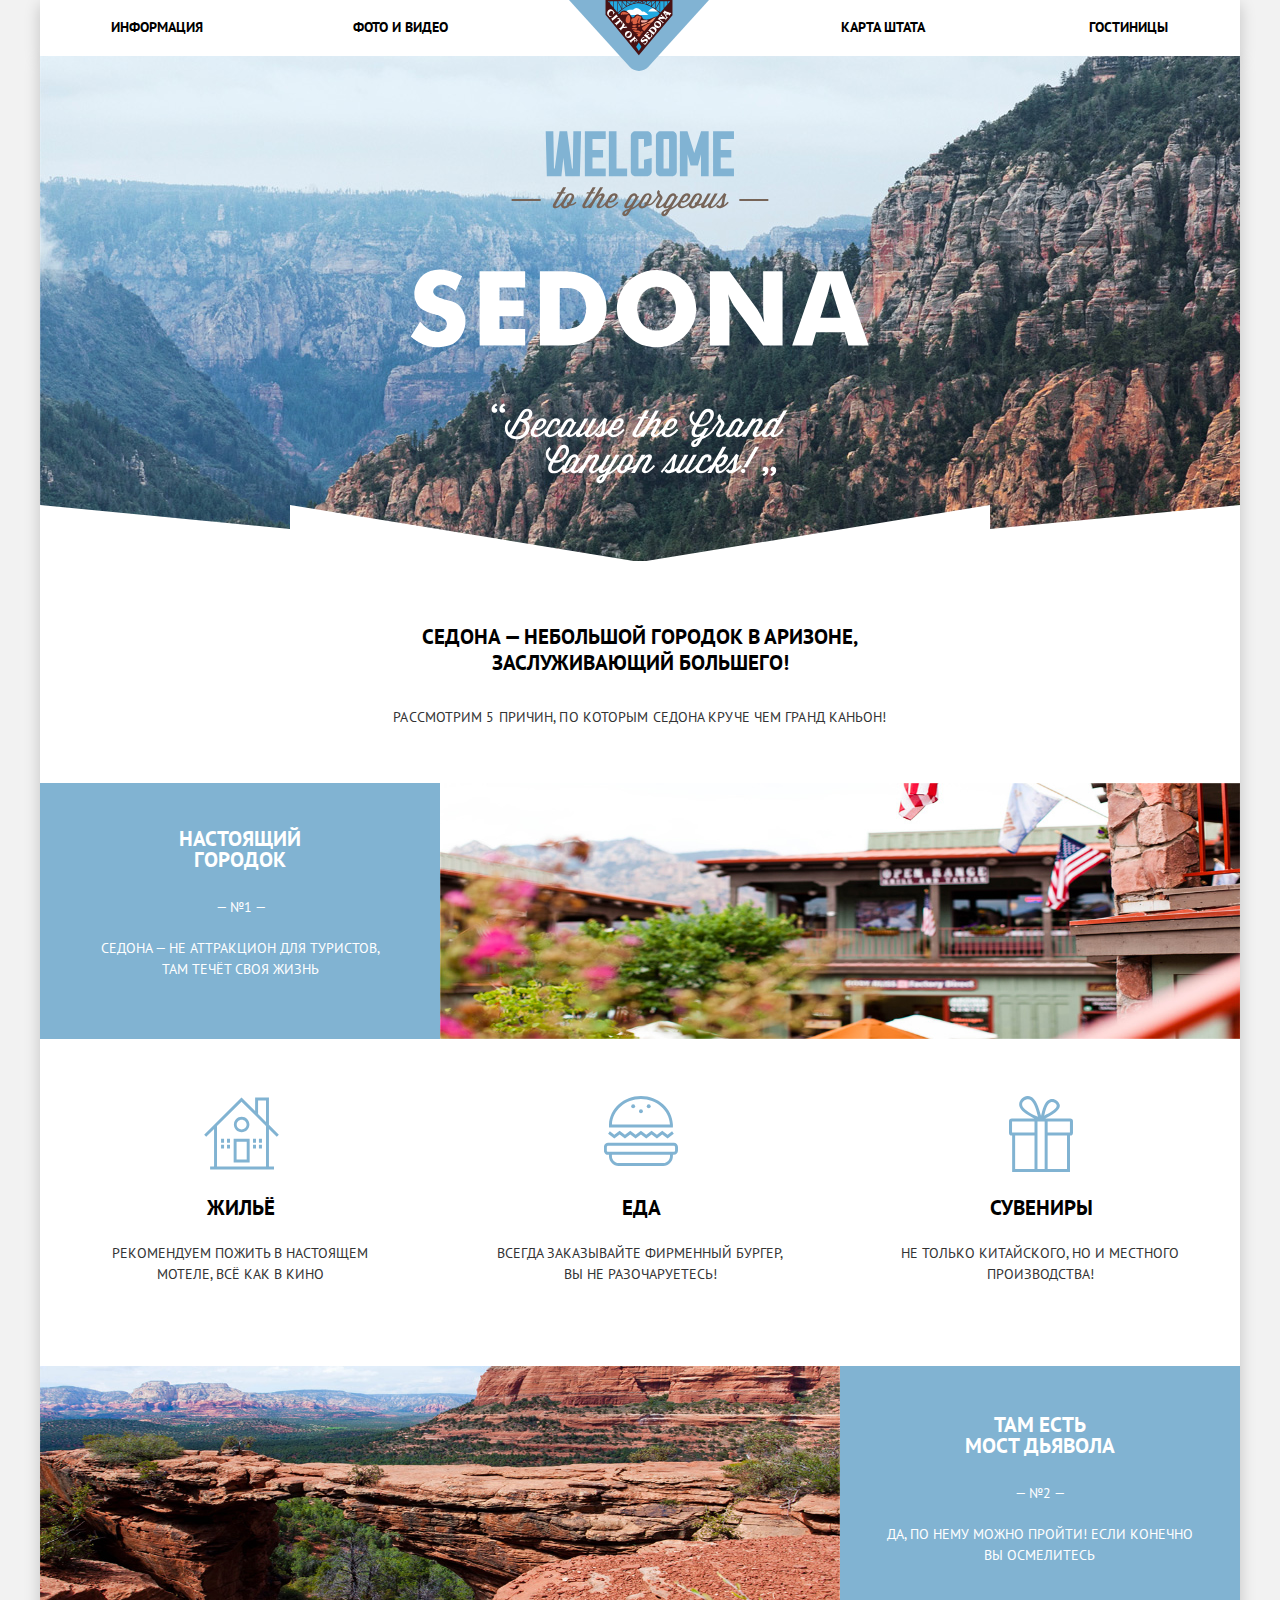
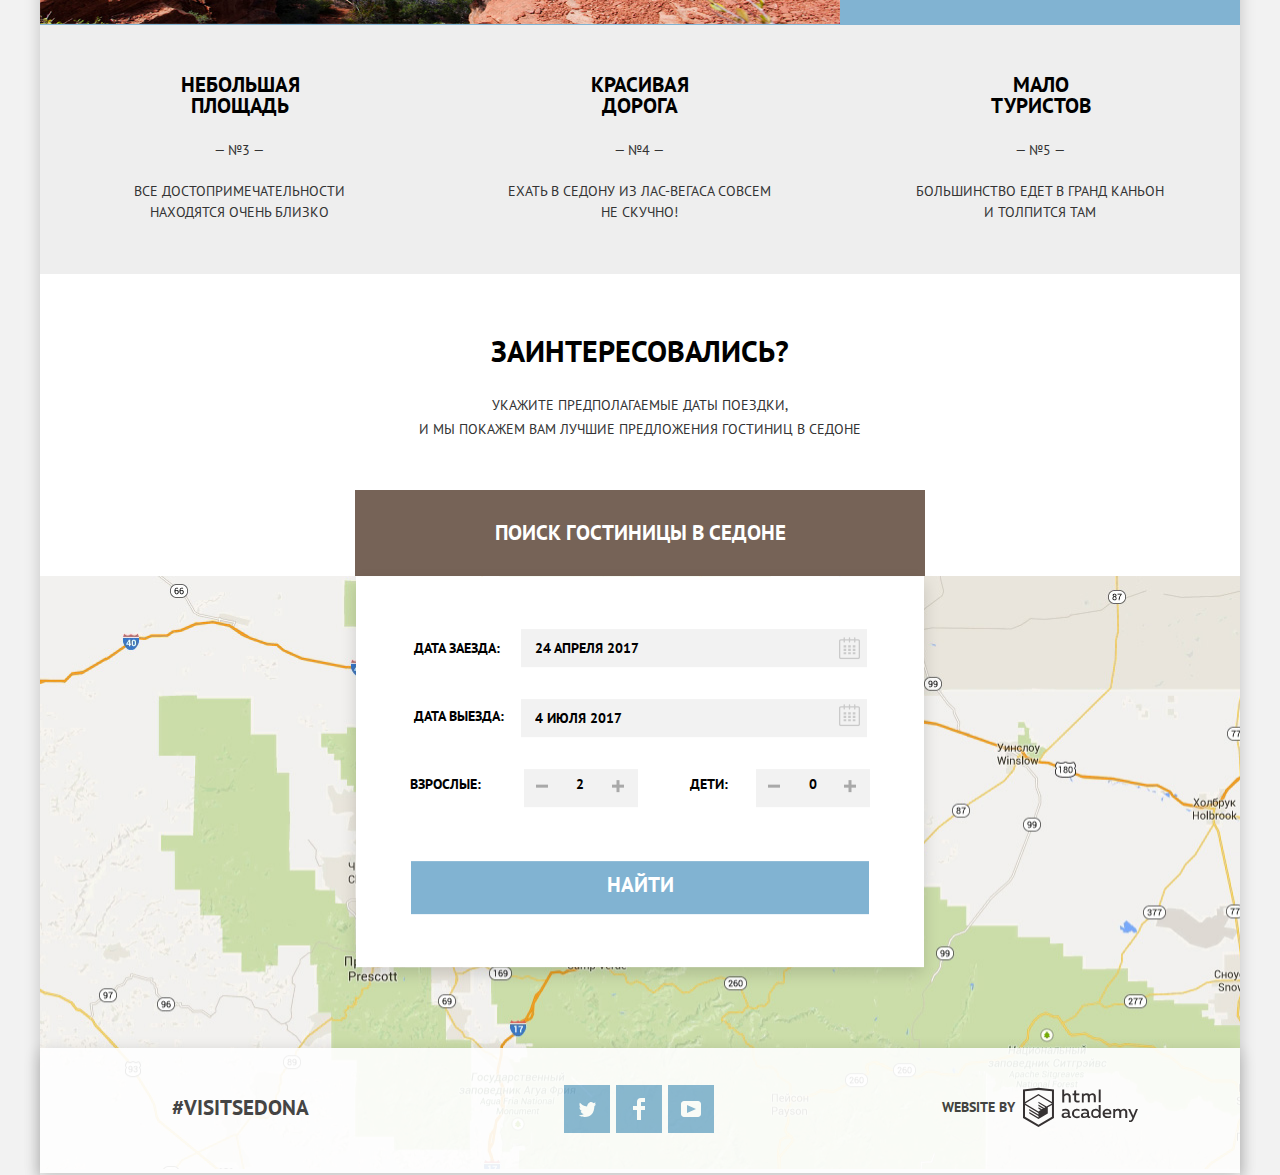
<file: index.html>
<!DOCTYPE html>
<html lang="ru">
  <head>
    <meta charset="utf-8">
    <title>Седона</title>
    <link href="https://fonts.googleapis.com/css?family=PT+Sans:400,700&display=swap&subset=cyrillic" rel="stylesheet">
    <link href="css/normalize.css" rel="stylesheet">
    <link href="css/style.css" rel="stylesheet">
  </head>
  <body>
    <div class="container">
      <header>
        <nav class="navigation">
          <ul class="nav-list">
            <li class="text-left"><a href="">Информация</a></li>
            <li class="text-left"><a href="">Фото и видео</a></li>
            <li class="text-right"><a href="">Карта штата</a></li>
            <li class="text-right"><a href="catalog.html">Гостиницы</a></li>
          </ul>
        </nav>

        <a class="nav-logo" href="index.html">
          <img src="img/logo-sedona.svg" width="140" height="71" alt="Логотип Седона">
        </a>

      </header>
    </div>
    <main>
      <div class="container">
        <h1 class="visually-hidden">Sedona</h1>
        <div class="main-bg">
          <img class="welcome-image" src="img/welcome.svg" width="459" height="353" alt="Приветственная надпись-накладка на фоновое изображение">
          <img class="background-image-white" src="img/polygon.svg" width="1201" height="59" alt="Белая маска-накладка на фоновое изображение">
        </div>

        <div class="definition">
          <p class="definition-p">Седона &mdash; небольшой городок в Аризоне, заслуживающий большего!</p>
          <p class="definition-p1">РАССМОТРИМ 5 ПРИЧИН, ПО КОТОРЫМ СЕДОНА КРУЧЕ ЧЕМ ГРАНД КАНЬОН!</p>
        </div>

        <div class="advantages">

          <div class="advantages-row"> 
            <div class="advantages-card bg-blue">
              <h2>НАСТОЯЩИЙ ГОРОДОК</h2>
              <p>&mdash; №1 &mdash;</p>
              <p>СЕДОНА &mdash; НЕ АТТРАКЦИОН ДЛЯ ТУРИСТОВ, ТАМ ТЕЧЁТ СВОЯ ЖИЗНЬ</p>
            </div>
            <div class="advantages-card with-picture">
              <img src="img/feature-picture-1.jpg" width="800" height="256" alt="Фото Седоны">
            </div>
          </div>

          <div class="advantages-row">
            <div class="advantages-card with-icon">
              <img src="img/icon-1.svg" class="icon icon-house" width="75" height="72" alt="Иконка Домик">
              <h2>ЖИЛЬЁ</h2>
              <p>РЕКОМЕНДУЕМ ПОЖИТЬ В НАСТОЯЩЕМ МОТЕЛЕ, ВСЁ КАК В КИНО</p>
            </div>
            <div class="advantages-card with-icon">
              <img src="img/icon-3.svg" class="icon icon-burger" width="74" height="70" alt="Иконка Бургер">
              <h2>ЕДА</h2>
              <p>ВСЕГДА ЗАКАЗЫВАЙТЕ ФИРМЕННЫЙ БУРГЕР, ВЫ НЕ РАЗОЧАРУЕТЕСЬ!</p>
            </div>
            <div class="advantages-card with-icon">
              <img src="img/icon-2.svg" class="icon icon-present" width="64" height="76" alt="Иконка Подарок">
              <h2>СУВЕНИРЫ</h2>
              <p>НЕ ТОЛЬКО КИТАйСКОГО, НО И МЕСТНОГО ПРОИЗВОДСТВА!</p>
            </div>
          </div>

          <div class="advantages-row">
            <div class="advantages-card with-picture">
              <img src="img/feature-picture-2.jpg" width="800" height="258" alt="Фото моста дьявола">
            </div>
            <div class="advantages-card bg-blue bg-blue1">
              <h2>ТАМ ЕСТЬ<br> МОСТ ДЬЯВОЛА</h2>
              <p>&mdash; №2 &mdash;</p>
              <p>ДА, ПО НЕМУ МОЖНО ПРОЙТИ! ЕСЛИ КОНЕЧНО ВЫ ОСМЕЛИТЕСЬ</p>
            </div>
          </div>

          <div class="advantages-row">
            <div class="advantages-card grey">
              <h2>НЕБОЛЬШАЯ ПЛОЩАДЬ</h2>
              <p>&mdash; №3 &mdash;</p>
              <p>ВСЕ ДОСТОПРИМЕЧАТЕЛЬНОСТИ НАХОДЯТСЯ ОЧЕНЬ БЛИЗКО</p>
            </div>
            <div class="advantages-card grey">
              <h2>КРАСИВАЯ ДОРОГА</h2>
              <p>&mdash; №4 &mdash;</p>
              <p>ЕХАТЬ В СЕДОНУ ИЗ ЛАС-ВЕГАСА СОВСЕМ НЕ СКУЧНО!</p>
            </div>
            <div class="advantages-card grey card-3">
              <h2>МАЛО ТУРИСТОВ</h2>
              <p>&mdash; №5 &mdash;</p>
              <p>БОЛЬШИНСТВО ЕДЕТ В ГРАНД КАНЬОН И ТОЛПИТСЯ ТАМ</p>
            </div>
          </div>
        </div>

        <div class="search-block"> 
          <h2>ЗАИНТЕРЕСОВАЛИСЬ?</h2>
          <p>УКАЖИТЕ ПРЕДПОЛАГАЕМЫЕ ДАТЫ ПОЕЗДКИ,<br> И МЫ ПОКАЖЕМ ВАМ ЛУЧШИЕ ПРЕДЛОЖЕНИЯ ГОСТИНИЦ В СЕДОНЕ</p>
          <div class="brown-button">ПОИСК ГОСТИНИЦЫ В СЕДОНЕ</div>

          <div class="form-back">
            <form action="index.html" method="GET" class="modal">
              <div class="modal-row">
                <label for="date_of_arrival">ДАТА ЗАЕЗДА:</label>
                <div class="field-wrapper">
                  <input class="text-field" type="text" name="calendar" value="24 апреля 2017" id="date_of_arrival">
                </div>
              </div>
              
              <button type="button" class="field-cal1 calendar">
                <svg xmlns="http://www.w3.org/2000/svg" width="21" height="22" viewBox="0 0 21 22">
                <path d="M19.251 2.025h-2.845V.648c0-.381-.294-.689-.656-.689-.363 0-.656.308-.656.689v1.377h-3.938V.648c0-.381-.294-.689-.655-.689-.363 0-.657.308-.657.689v1.377H5.906V.648c0-.381-.294-.689-.656-.689-.363 0-.657.308-.657.689v1.377H1.75C.784 2.025 0 2.847 0 3.862v16.302C0 21.179.784 22 1.75 22h17.501c.966 0 1.749-.821 1.749-1.836V3.862c0-1.015-.783-1.837-1.749-1.837zm.437 18.139a.448.448 0 0 1-.437.459H1.75a.45.45 0 0 1-.438-.459V3.862a.45.45 0 0 1 .438-.459h2.844v1.378c0 .381.294.689.657.689.362 0 .656-.308.656-.689V3.403h3.938v1.378c0 .381.294.689.657.689.361 0 .655-.308.655-.689V3.403h3.938v1.378c0 .381.293.689.656.689.362 0 .656-.308.656-.689V3.403h2.845c.241 0 .437.206.437.459v16.302z" fill="#cacaca"/>
                <path d="M4.594 8.225h2.625v2.066H4.594zM4.594 11.668h2.625v2.067H4.594zM4.594 15.112h2.625v2.066H4.594zM9.188 15.112h2.625v2.066H9.188zM9.188 11.668h2.625v2.067H9.188zM9.188 8.225h2.625v2.066H9.188zM13.781 15.112h2.625v2.066h-2.625zM13.781 11.668h2.625v2.067h-2.625zM13.781 8.225h2.625v2.066h-2.625z" fill="#cacaca"/>
                </svg>
              </button>
          
              <div class="modal-row">
                <label for="date_of_return">ДАТА ВЫЕЗДА:</label>
                <div class="field-wrapper">
                  <input class="text-field" type="text" name="calendar" value="4 июля 2017" id="date_of_return">
                </div>
              </div>

              <button type="button" class="field-cal2 calendar">
                <svg xmlns="http://www.w3.org/2000/svg" width="21" height="22" viewBox="0 0 21 22">
                <path d="M19.251 2.025h-2.845V.648c0-.381-.294-.689-.656-.689-.363 0-.656.308-.656.689v1.377h-3.938V.648c0-.381-.294-.689-.655-.689-.363 0-.657.308-.657.689v1.377H5.906V.648c0-.381-.294-.689-.656-.689-.363 0-.657.308-.657.689v1.377H1.75C.784 2.025 0 2.847 0 3.862v16.302C0 21.179.784 22 1.75 22h17.501c.966 0 1.749-.821 1.749-1.836V3.862c0-1.015-.783-1.837-1.749-1.837zm.437 18.139a.448.448 0 0 1-.437.459H1.75a.45.45 0 0 1-.438-.459V3.862a.45.45 0 0 1 .438-.459h2.844v1.378c0 .381.294.689.657.689.362 0 .656-.308.656-.689V3.403h3.938v1.378c0 .381.294.689.657.689.361 0 .655-.308.655-.689V3.403h3.938v1.378c0 .381.293.689.656.689.362 0 .656-.308.656-.689V3.403h2.845c.241 0 .437.206.437.459v16.302z" fill="#cacaca"/>
                <path d="M4.594 8.225h2.625v2.066H4.594zM4.594 11.668h2.625v2.067H4.594zM4.594 15.112h2.625v2.066H4.594zM9.188 15.112h2.625v2.066H9.188zM9.188 11.668h2.625v2.067H9.188zM9.188 8.225h2.625v2.066H9.188zM13.781 15.112h2.625v2.066h-2.625zM13.781 11.668h2.625v2.067h-2.625zM13.781 8.225h2.625v2.066h-2.625z" fill="#cacaca"/>
                </svg>
              </button>
        
              <div class="modal-row">
                <div class="modal-row-adults">
                  <label for="adults">ВЗРОСЛЫЕ:</label>
                  <div class="minus-plus-buttons">
                    <button type="button" class="count-btn minus"></button>
                    <input type="text" name="number" value="2" id="adults">
                    <button type="button" class="count-btn plus"></button>
                  </div>
                </div>
                <div class="modal-row-kids">
                  <label for="kids">ДЕТИ:</label>
                  <div class="minus-plus-buttons">
                    <button type="button" class="count-btn minus"></button>
                    <input type="text" name="number" value="0" id="kids">
                    <button type="button" class="count-btn plus"></button>
                  </div>
                </div>
              </div>
        
              <div class="modal-row">
                  <button type="submit" class="blue-button">НАЙТИ</button>
              </div>
            </form>
          </div>
        </div>

        <div class="map">
          <img src="img/map.jpg" width="1200" height="593" alt="Карта">
        </div>

      </div>
    </main>
      
    <footer>
      <div class="container footer-flex">
        <div class="footer-column">
          <div class="footer-hashtag">
            <p>#VISITSEDONA</p>
          </div>
        </div>
        <div class="footer-column">
          <ul class="footer-social">
            <li class="social-buttons">
              <a href="#">
                <div class="tw">
                  <svg xmlns="http://www.w3.org/2000/svg" xmlns:xlink="http://www.w3.org/1999/xlink" width="17" height="15" viewBox="0 0 17 15"><path fill="#FFF" d="M10.95.144c1.685-.496 2.984.27 3.577 1.179.673-.231 1.331-.481 2.011-.708a2.345 2.345 0 0 1-.857 1.768c.685.17 1.304-.491 1.304-.491-.169 1-1.006 1.788-1.563 2.024-.231 6.75-3.175 11.217-10.077 11.082h-.446c-.41 0-4.164-.46-4.898-1.887 2.271.196 3.893-.422 4.693-1.177-.96-.3-2.679-.477-2.979-2.95.349.106.564.228 1.19.119C1.705 8.247.374 7.53.448 5.33c.285.328 1.067.536 1.34.472C1.085 5.561-.182 2.442.894.85c1.818 1.854 3.735 3.606 7.152 3.773C8.254 2.33 9.183.793 10.95.144z"/>
                  </svg>
                </div>
              </a>
            </li>
            <li class="social-buttons">
              <a href="#">
                <div class="fb">
                  <svg xmlns="http://www.w3.org/2000/svg" width="12" height="22" viewBox="0 0 12 22">
                  <path fill="#FFF" d="M12 4V0H8a4 4 0 0 0-4 4v4H0v4h4v10h4V12h4V8H8V4h4z"/>
                  </svg>
                </div>
              </a>
            </li>
            <li class="social-buttons">
              <a href="#">
                <div class="youtube">
                  <svg xmlns="http://www.w3.org/2000/svg" xmlns:xlink="http://www.w3.org/1999/xlink" width="20" height="16" viewBox="0 0 20 16"><path fill="#FFF" d="M17 0H3C1.35 0 0 1.35 0 3v10c0 1.65 1.35 3 3 3h14c1.65 0 3-1.35 3-3V3c0-1.65-1.35-3-3-3zM6.027 11.998V4.002L15.014 8l-8.987 3.998z"/>
                  </svg>
                </div>
              </a>
            </li>
          </ul>
        </div>
        <div class="footer-column">
          <p>WEBSITE BY</p>
          <a href="https://htmlacademy.ru/intensive/htmlcss" class="website-link">
            <svg id="Layer_1" data-name="Layer 1" xmlns="http://www.w3.org/2000/svg" width="115" height="41" viewBox="0 0 108.08 36.85"><title>logo-htmlacademy-small1</title><path d="M44.61,26.88a2,2,0,0,0,.55-0.1v1.33a3.25,3.25,0,0,1-1.18.21,1.67,1.67,0,0,1-1.67-1,4.84,4.84,0,0,1-3.14,1.08c-1.51,0-2.91-.83-2.91-2.55,0-2.13,2-2.79,3.71-2.79a11.08,11.08,0,0,1,2.17.25v-0.3c0-1-.76-1.77-2.19-1.77a7.42,7.42,0,0,0-3,.64v-1.7a10.21,10.21,0,0,1,3.19-.55c2.36,0,3.81,1.12,3.81,3.65v3a0.54,0.54,0,0,0,.49.59h0.17Zm-6.44-1.13A1.35,1.35,0,0,0,39.63,27h0.11a3.39,3.39,0,0,0,2.41-1V24.58a9.72,9.72,0,0,0-1.81-.21c-1,0-2.16.33-2.16,1.38h0Zm12.36-6.11a5,5,0,0,1,2.57.64V22a4.08,4.08,0,0,0-2.3-.7,2.75,2.75,0,1,0,0,5.49,5,5,0,0,0,2.43-.64v1.71a6.27,6.27,0,0,1-2.76.57A4.21,4.21,0,0,1,46,24.51q0-.21,0-0.41a4.32,4.32,0,0,1,4.18-4.46h0.38Zm12.17,7.24a2,2,0,0,0,.55-0.1v1.33a3.25,3.25,0,0,1-1.18.21,1.67,1.67,0,0,1-1.67-1,4.84,4.84,0,0,1-3.14,1.08c-1.51,0-2.91-.83-2.91-2.55,0-2.13,2-2.79,3.71-2.79a11.08,11.08,0,0,1,2.17.25v-0.3c0-1-.76-1.77-2.19-1.77a7.42,7.42,0,0,0-3,.64v-1.7a10.21,10.21,0,0,1,3.19-.55c2.36,0,3.81,1.12,3.81,3.65v3a0.54,0.54,0,0,0,.49.59h0.17Zm-6.44-1.13A1.35,1.35,0,0,0,57.73,27h0.11a3.39,3.39,0,0,0,2.41-1V24.58a9.72,9.72,0,0,0-1.81-.21c-1.06,0-2.16.33-2.16,1.38h0ZM73,16V28.2H71.35V26.88a3.88,3.88,0,0,1-3.19,1.54,4.4,4.4,0,0,1,0-8.78,3.81,3.81,0,0,1,3,1.3V16H73Zm-4.53,5.22a2.76,2.76,0,1,0,0,5.52A2.86,2.86,0,0,0,71.15,25V23A2.91,2.91,0,0,0,68.49,21.27ZM79,19.64c3.31,0,4.46,2.68,3.92,5.09H76.7c0.21,1.5,1.67,2.11,3.19,2.11a6.11,6.11,0,0,0,2.64-.59v1.6a7.14,7.14,0,0,1-3,.57C77,28.42,74.78,27,74.78,24a4.18,4.18,0,0,1,4-4.39H79Zm0.09,1.54a2.28,2.28,0,0,0-2.44,2.1v0.06H81.3A2,2,0,0,0,79.13,21.18Zm5.73,7V19.87h1.65v1a3.81,3.81,0,0,1,2.78-1.27A2.86,2.86,0,0,1,91.89,21a4.12,4.12,0,0,1,2.91-1.33A3.06,3.06,0,0,1,98,23V28.2h-1.9V23.05a1.59,1.59,0,0,0-1.42-1.75H94.42a2.8,2.8,0,0,0-2.07,1.12V28.2h-1.9V23.05A1.59,1.59,0,0,0,89,21.31H88.8a3,3,0,0,0-2.21,1.29v5.63H84.86Zm21.31-8.33h1.9l-3.91,9.46c-0.9,2.17-2.09,2.86-3.35,2.86a4.76,4.76,0,0,1-1.1-.14V30.46a2.86,2.86,0,0,0,.85.12c0.9,0,1.58-.64,2.07-1.9l0.17-.42-4-8.4h2l2.86,6.29ZM38.73,1.46V6.22a3.81,3.81,0,0,1,2.7-1.14,3.25,3.25,0,0,1,3.44,3.4v5.15H43V8.72a1.81,1.81,0,0,0-1.61-2h-0.3a2.93,2.93,0,0,0-2.32,1.39v5.52h-1.9V1.46h1.9ZM49.94,2.31v3h3V6.91h-3v3.81c0,1.1.5,1.46,1.58,1.46a4.49,4.49,0,0,0,1.69-.33v1.6A6.8,6.8,0,0,1,51,13.8a2.55,2.55,0,0,1-2.86-2.74V6.89H46.58V5.26h1.5V2.74Zm5.4,11.31V5.28H57v1A3.81,3.81,0,0,1,59.77,5a2.86,2.86,0,0,1,2.6,1.33A4.12,4.12,0,0,1,65.28,5,3.06,3.06,0,0,1,68.44,8.4v5.21h-1.9V8.46a1.59,1.59,0,0,0-1.42-1.75H64.89a2.8,2.8,0,0,0-2.07,1.12v5.78h-1.9V8.46A1.59,1.59,0,0,0,59.5,6.71H59.27A3,3,0,0,0,57.06,8v5.63H55.34ZM71.17,1.45H73V13.6H71.17V1.45ZM14.71,0H14.55L0,1.54V28.21l14.55,8.66,14.55-8.66V1.54Zm12.5,27.1L14.55,34.64,1.9,27.12V16.18l12.59,7.5V25L5.86,19.9v1.31l8.68,5.21v1.39L5.87,22.65V24l8.68,5.21,8.75-5.24V18.31L27.2,16V27.12Zm0-12.53-3.48,2-1.6,1L14.51,13v1.31L21,18.23H21l-0.14.09-1,.54-5.37-3.2V17l4.24,2.52-1,.67-3.2-1.9v1.31l2.1,1.24L14.5,22.1,2,14.65,14.51,7.11Zm0-1.32L14.49,5.76,1.91,13.25v-10L14.56,1.92,27.21,3.25v10h0Z" transform="translate(0 -0.02)" fill="#231f20"/></svg>
          </a>
        </div>
      </div>
    </footer>

  </body>
</html>
</file>
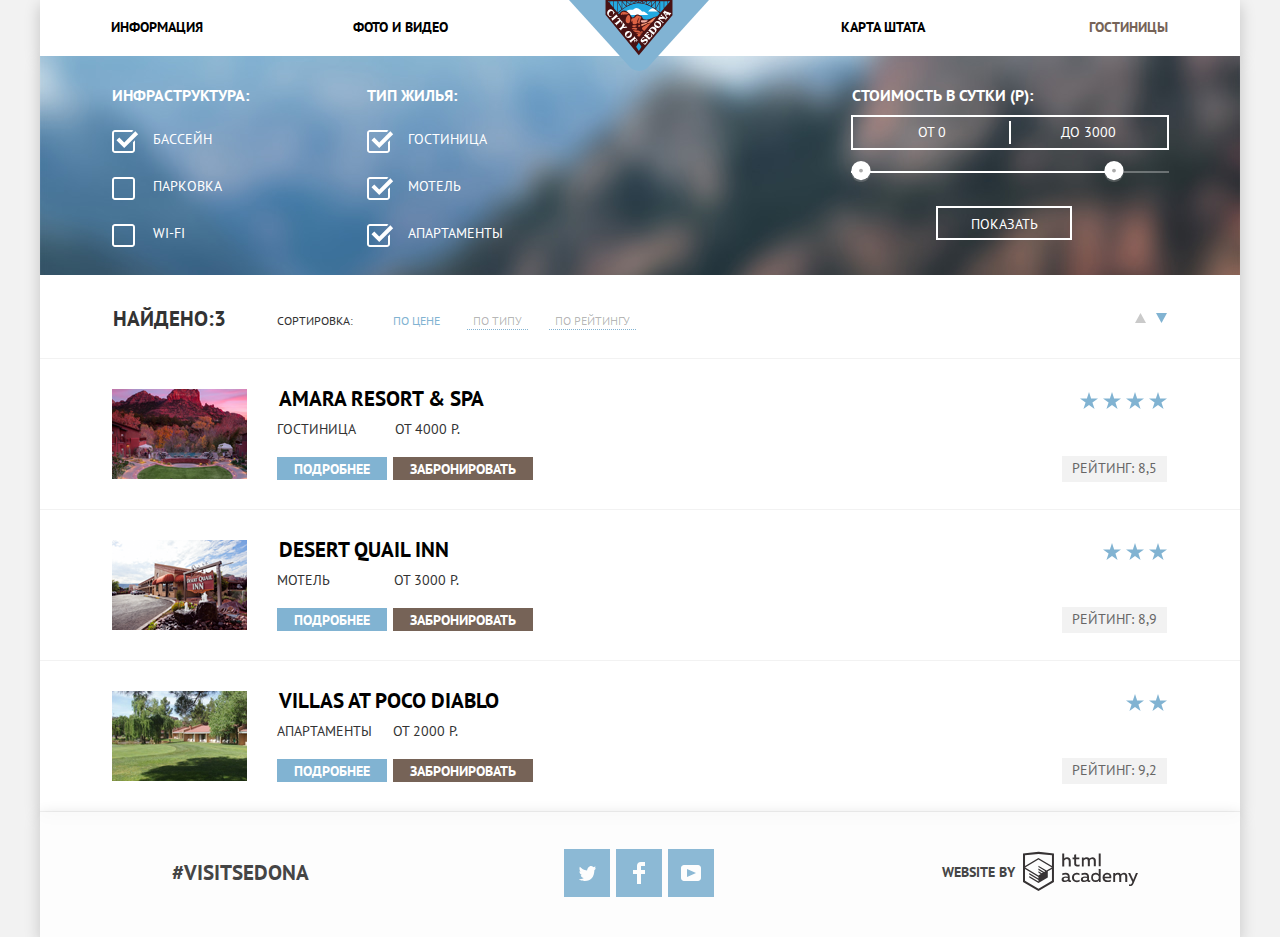
<file: catalog.html>
<!DOCTYPE html>
<html lang="ru">
  <head>
    <meta charset="utf-8">
    <title>Седона</title>
    <link href="https://fonts.googleapis.com/css?family=PT+Sans:400,700&display=swap&subset=cyrillic" rel="stylesheet">
    <link href="css/normalize.css" rel="stylesheet">
    <link href="css/style.css" rel="stylesheet">
  </head>
  <body>
    <div class="container">
      <header>
        <nav class="navigation">
          <ul class="nav-list">
            <li class="text-left"><a href="">Информация</a></li>
            <li class="text-left"><a href="">Фото и видео</a></li>
            <li class="text-right"><a href="">Карта штата</a></li>
            <li class="text-right"><a class="nav-cur-item" href="catalog.html">Гостиницы</a></li>
          </ul>
        </nav>

        <a class="nav-logo" href="index.html">
          <img src="img/logo-sedona.svg" width="140" height="71" alt="Логотип Седона">
        </a>

      </header>
    </div>
    <main class="container">
      <section>
        <div class="background-catalog">
          <form class="filter-form" action="catalog.html" method="GET">
            <div class="columns">
              <ul class="filter-checkboxes">
                <li class="filter-checkboxes-title"><b>ИНФРАСТРУКТУРА:</b></li>
                <li class="filter-checkbox">
                  <input type="checkbox" name="infrastructure" id="pool" checked>
                  <label for="pool">БАССЕЙН</label>
                </li>
                <li class="filter-checkbox">
                  <input type="checkbox" name="infrastructure" id="parking">
                  <label for="parking">ПАРКОВКА</label>
                </li>
                <li class="filter-checkbox">
                  <input type="checkbox" name="infrastructure" id="wifi">
                  <label for="wifi">WI-FI</label>
                </li>
              </ul>
            </div>

            <div class="columns">
              <ul class="filter-checkboxes">
                <li class="filter-checkboxes-title"><b>ТИП ЖИЛЬЯ:</b></li>
                <li class="filter-checkbox">
                  <input type="checkbox" name="accomodation" id="hotel" checked class="checkbox checkbox-on">
                  <label for="hotel">ГОСТИНИЦА</label>
                </li>
                <li class="filter-checkbox">
                  <input type="checkbox" name="accomodation" id="motel" checked class="checkbox checkbox-on">
                  <label for="motel">МОТЕЛЬ</label>
                </li>
                <li class="filter-checkbox">
                  <input type="checkbox" name="apartments" id="apartments" checked class="checkbox checkbox-on">
                  <label for="apartments">АПАРТАМЕНТЫ</label>
                </li>
              </ul>
            </div>

            <div class="range-filter">
              <b>СТОИМОСТЬ В СУТКИ (Р):</b>
                <div class="range-filter-vp">
                  <p>ОТ 0</p>
                  <p>ДО 3000</p>
                </div>
                <div class="range-slider">
                  <div class="range-slider-active-line"></div>
                  <div class="range-slider-btn min"></div>
                  <div class="range-slider-btn max"></div>
                </div>
                <button type="submit" class="submit-button">ПОКАЗАТЬ</button>
            </div>
          </form>
        </div>
      </section>

      <section class="sort">
        <div class="sort-buttons">
          <b>НАЙДЕНО:3</b>
          <p>СОРТИРОВКА:</p>
          <button class="sort-buttons-active">ПО ЦЕНЕ</button>
          <button>ПО ТИПУ</button>
          <button>ПО РЕЙТИНГУ</button>
        </div>
        <div class="sort-direction">
          <a href="#" class="sort-toggle up">
            <svg xmlns="http://www.w3.org/2000/svg" width="11" height="10" viewBox="0 0 11 10"><path fill="#cacaca" d="M5.5 0L0 10h11z"/></svg>
          </a>
          <a href="#" class="sort-toggle down current">
            <svg xmlns="http://www.w3.org/2000/svg" width="11" height="10" viewBox="0 0 11 10"><path fill="#cacaca" d="M5.5 10L0 0h11"/></svg>
          </a>
        </div>
      </section>

      <div class="hotel">
        <div class="hotel-pic">
          <a>
            <img src="img/hotel-picture.png" width="135" height="90" alt="Фото гостиницы">
          </a>
        </div>

        <div class="hotel-block with-buttons">
          <div class="hotel-name">
            <a href="#">AMARA RESORT & SPA</a>
          </div>
          <div class="hotel-info">
            <div class="hotel-type">ГОСТИНИЦА</div>
            <div>ОТ 4000 Р.</div>
          </div>
          <div>
            <div class="btn btn-blue">
              <a href="#">ПОДРОБНЕЕ</a>
            </div>
            <div class="btn btn-brown">
              <a href="#">ЗАБРОНИРОВАТЬ</a>
            </div>
          </div>
        </div>

        <div class="hotel-block rating">
          <div class="rating-stars">
            <div class="rating-star"></div>
            <div class="rating-star"></div>
            <div class="rating-star"></div>
            <div class="rating-star"></div>
          </div>
          <p>РЕЙТИНГ: 8,5</p>
        </div>
      </div>

      <div class="hotel">
        <div class="hotel-pic">
          <a>
            <img src="img/hotel-picture_3.png" width="135" height="90" alt="Фото мотеля">
          </a>
        </div>
        <div class="hotel-block with-buttons">
          <div class="hotel-name">
            <a href="#">DESERT QUAIL INN</a>
          </div>
          <div class="hotel-info">
            <div class="hotel-type1">МОТЕЛЬ</div>
            <div>ОТ 3000 Р.</div>
          </div>
          <div>
            <div class="btn btn-blue">
              <a href="#">ПОДРОБНЕЕ</a>
            </div>
            <div class="btn btn-brown">
              <a href="#">ЗАБРОНИРОВАТЬ</a>
            </div>
          </div>
        </div>

        <div class="hotel-block rating">
          <div class="rating-stars">
            <div class="rating-star"></div>
            <div class="rating-star"></div>
            <div class="rating-star"></div>
          </div>
          <p>РЕЙТИНГ: 8,9</p>
        </div>
      </div>

      <div class="hotel">
        <div class="hotel-pic">
          <a>
            <img src="img/hotel-picture_2.png" width="135" height="90" alt="Фото апартаментов">
          </a>
        </div>
        <div class="hotel-block with-buttons">
          <div class="hotel-name">
            <a href="#">VILLAS AT POCO DIABLO</a>
          </div>
          <div class="hotel-info">
            <div class="hotel-type2">АПАРТАМЕНТЫ</div>
            <div>ОТ 2000 Р.</div>
          </div>
          <div>
            <div class="btn btn-blue">
              <a href="#">ПОДРОБНЕЕ</a>
            </div>
            <div class="btn btn-brown">
              <a href="#">ЗАБРОНИРОВАТЬ</a>
            </div>
          </div>
        </div>

        <div class="hotel-block rating">
          <div class="rating-stars">
            <div class="rating-star"></div>
            <div class="rating-star"></div>
          </div>
          <p>РЕЙТИНГ: 9,2</p>
        </div>
      </div>
    </main>

    <footer class="inner-footer">
      <div class="container footer-flex">
        <div class="footer-column">
          <div class="footer-hashtag">
            <p>#VISITSEDONA</p>
          </div>
        </div>
        <div class="footer-column">
          <ul class="footer-social">
            <li class="social-buttons">
              <a href="#">
                <div class="tw">
                  <svg xmlns="http://www.w3.org/2000/svg" xmlns:xlink="http://www.w3.org/1999/xlink" width="17" height="15" viewBox="0 0 17 15"><path fill="#FFF" d="M10.95.144c1.685-.496 2.984.27 3.577 1.179.673-.231 1.331-.481 2.011-.708a2.345 2.345 0 0 1-.857 1.768c.685.17 1.304-.491 1.304-.491-.169 1-1.006 1.788-1.563 2.024-.231 6.75-3.175 11.217-10.077 11.082h-.446c-.41 0-4.164-.46-4.898-1.887 2.271.196 3.893-.422 4.693-1.177-.96-.3-2.679-.477-2.979-2.95.349.106.564.228 1.19.119C1.705 8.247.374 7.53.448 5.33c.285.328 1.067.536 1.34.472C1.085 5.561-.182 2.442.894.85c1.818 1.854 3.735 3.606 7.152 3.773C8.254 2.33 9.183.793 10.95.144z"/>
                  </svg>
                </div>
              </a>
            </li>
            <li class="social-buttons">
              <a href="#">
                <div class="fb">
                  <svg xmlns="http://www.w3.org/2000/svg" width="12" height="22" viewBox="0 0 12 22">
                  <path fill="#FFF" d="M12 4V0H8a4 4 0 0 0-4 4v4H0v4h4v10h4V12h4V8H8V4h4z"/>
                  </svg>
                </div>
              </a>
            </li>
            <li class="social-buttons">
              <a href="#">
                <div class="youtube">
                  <svg xmlns="http://www.w3.org/2000/svg" xmlns:xlink="http://www.w3.org/1999/xlink" width="20" height="16" viewBox="0 0 20 16"><path fill="#FFF" d="M17 0H3C1.35 0 0 1.35 0 3v10c0 1.65 1.35 3 3 3h14c1.65 0 3-1.35 3-3V3c0-1.65-1.35-3-3-3zM6.027 11.998V4.002L15.014 8l-8.987 3.998z"/>
                  </svg>
                </div>
              </a>
            </li>
          </ul>
        </div>
        <div class="footer-column">
          <p>WEBSITE BY</p>
          <a href="https://htmlacademy.ru/intensive/htmlcss" class="website-link">
            <svg id="Layer_1" data-name="Layer 1" xmlns="http://www.w3.org/2000/svg" width="115" height="41" viewBox="0 0 108.08 36.85"><title>logo-htmlacademy-small1</title><path d="M44.61,26.88a2,2,0,0,0,.55-0.1v1.33a3.25,3.25,0,0,1-1.18.21,1.67,1.67,0,0,1-1.67-1,4.84,4.84,0,0,1-3.14,1.08c-1.51,0-2.91-.83-2.91-2.55,0-2.13,2-2.79,3.71-2.79a11.08,11.08,0,0,1,2.17.25v-0.3c0-1-.76-1.77-2.19-1.77a7.42,7.42,0,0,0-3,.64v-1.7a10.21,10.21,0,0,1,3.19-.55c2.36,0,3.81,1.12,3.81,3.65v3a0.54,0.54,0,0,0,.49.59h0.17Zm-6.44-1.13A1.35,1.35,0,0,0,39.63,27h0.11a3.39,3.39,0,0,0,2.41-1V24.58a9.72,9.72,0,0,0-1.81-.21c-1,0-2.16.33-2.16,1.38h0Zm12.36-6.11a5,5,0,0,1,2.57.64V22a4.08,4.08,0,0,0-2.3-.7,2.75,2.75,0,1,0,0,5.49,5,5,0,0,0,2.43-.64v1.71a6.27,6.27,0,0,1-2.76.57A4.21,4.21,0,0,1,46,24.51q0-.21,0-0.41a4.32,4.32,0,0,1,4.18-4.46h0.38Zm12.17,7.24a2,2,0,0,0,.55-0.1v1.33a3.25,3.25,0,0,1-1.18.21,1.67,1.67,0,0,1-1.67-1,4.84,4.84,0,0,1-3.14,1.08c-1.51,0-2.91-.83-2.91-2.55,0-2.13,2-2.79,3.71-2.79a11.08,11.08,0,0,1,2.17.25v-0.3c0-1-.76-1.77-2.19-1.77a7.42,7.42,0,0,0-3,.64v-1.7a10.21,10.21,0,0,1,3.19-.55c2.36,0,3.81,1.12,3.81,3.65v3a0.54,0.54,0,0,0,.49.59h0.17Zm-6.44-1.13A1.35,1.35,0,0,0,57.73,27h0.11a3.39,3.39,0,0,0,2.41-1V24.58a9.72,9.72,0,0,0-1.81-.21c-1.06,0-2.16.33-2.16,1.38h0ZM73,16V28.2H71.35V26.88a3.88,3.88,0,0,1-3.19,1.54,4.4,4.4,0,0,1,0-8.78,3.81,3.81,0,0,1,3,1.3V16H73Zm-4.53,5.22a2.76,2.76,0,1,0,0,5.52A2.86,2.86,0,0,0,71.15,25V23A2.91,2.91,0,0,0,68.49,21.27ZM79,19.64c3.31,0,4.46,2.68,3.92,5.09H76.7c0.21,1.5,1.67,2.11,3.19,2.11a6.11,6.11,0,0,0,2.64-.59v1.6a7.14,7.14,0,0,1-3,.57C77,28.42,74.78,27,74.78,24a4.18,4.18,0,0,1,4-4.39H79Zm0.09,1.54a2.28,2.28,0,0,0-2.44,2.1v0.06H81.3A2,2,0,0,0,79.13,21.18Zm5.73,7V19.87h1.65v1a3.81,3.81,0,0,1,2.78-1.27A2.86,2.86,0,0,1,91.89,21a4.12,4.12,0,0,1,2.91-1.33A3.06,3.06,0,0,1,98,23V28.2h-1.9V23.05a1.59,1.59,0,0,0-1.42-1.75H94.42a2.8,2.8,0,0,0-2.07,1.12V28.2h-1.9V23.05A1.59,1.59,0,0,0,89,21.31H88.8a3,3,0,0,0-2.21,1.29v5.63H84.86Zm21.31-8.33h1.9l-3.91,9.46c-0.9,2.17-2.09,2.86-3.35,2.86a4.76,4.76,0,0,1-1.1-.14V30.46a2.86,2.86,0,0,0,.85.12c0.9,0,1.58-.64,2.07-1.9l0.17-.42-4-8.4h2l2.86,6.29ZM38.73,1.46V6.22a3.81,3.81,0,0,1,2.7-1.14,3.25,3.25,0,0,1,3.44,3.4v5.15H43V8.72a1.81,1.81,0,0,0-1.61-2h-0.3a2.93,2.93,0,0,0-2.32,1.39v5.52h-1.9V1.46h1.9ZM49.94,2.31v3h3V6.91h-3v3.81c0,1.1.5,1.46,1.58,1.46a4.49,4.49,0,0,0,1.69-.33v1.6A6.8,6.8,0,0,1,51,13.8a2.55,2.55,0,0,1-2.86-2.74V6.89H46.58V5.26h1.5V2.74Zm5.4,11.31V5.28H57v1A3.81,3.81,0,0,1,59.77,5a2.86,2.86,0,0,1,2.6,1.33A4.12,4.12,0,0,1,65.28,5,3.06,3.06,0,0,1,68.44,8.4v5.21h-1.9V8.46a1.59,1.59,0,0,0-1.42-1.75H64.89a2.8,2.8,0,0,0-2.07,1.12v5.78h-1.9V8.46A1.59,1.59,0,0,0,59.5,6.71H59.27A3,3,0,0,0,57.06,8v5.63H55.34ZM71.17,1.45H73V13.6H71.17V1.45ZM14.71,0H14.55L0,1.54V28.21l14.55,8.66,14.55-8.66V1.54Zm12.5,27.1L14.55,34.64,1.9,27.12V16.18l12.59,7.5V25L5.86,19.9v1.31l8.68,5.21v1.39L5.87,22.65V24l8.68,5.21,8.75-5.24V18.31L27.2,16V27.12Zm0-12.53-3.48,2-1.6,1L14.51,13v1.31L21,18.23H21l-0.14.09-1,.54-5.37-3.2V17l4.24,2.52-1,.67-3.2-1.9v1.31l2.1,1.24L14.5,22.1,2,14.65,14.51,7.11Zm0-1.32L14.49,5.76,1.91,13.25v-10L14.56,1.92,27.21,3.25v10h0Z" transform="translate(0 -0.02)" fill="#231f20"/></svg>
          </a>
        </div>
      </div>
    </footer>

  </body>
</html>
</file>
<file: css/style.css>
body {
    margin: 0;
    padding: 0;
    font-family: "PT Sans", "Arial", sans-serif;
    font-size: 14px;
    line-height: 21px;
    letter-spacing: normal;
    font-weight: normal;
    font-style: normal;
    font-stretch: normal;
    text-align: center;
    text-transform: uppercase;
    color: #333333;
    background-color: #f2f2f2;
    box-sizing: border-box;
    position: relative;
}

.container {
    width: 1200px;
    margin: 0 auto;
    box-shadow: 0px 5px 15px 0 rgba(0, 1, 1, 0.2);
}

.visually-hidden:not(:focus):not(:active) {
    position: absolute;
    width: 1px;
    height: 1px;
    margin: -1px;
    border: 0;
    padding: 0;
    white-space: nowrap;
    clip-path: inset(100%);
    clip: rect(0 0 0 0);
    overflow: hidden;
}

*,
*::before,
*::after {
    box-sizing: inherit;
}

a {
    text-decoration: none;
}

h2 {
    color: #000000;
}

header {
    position: relative;
}

.main-bg {
    background-color: #5496bd;
    background: 50% -26px url(../img/background-photo.jpg) no-repeat;
    background-attachment: fixed;
    position: relative;
    height: 505px;
    width: 100%;
}

.main-bg .welcome-image {
    width: 460px;
    position: absolute;
    top: 75px;
    left: 50%;
    margin-left: -230px;
    z-index: 10;
}

.main-bg .background-image-white {
    width: 1200px;
    position: absolute;
    top: 448px;
    left: 50%;
    margin-left: -600px;
    z-index: 10;
}

.background-catalog {
    background-color: #5496bd;
    background: 50% -250px url(../img/filter-background.jpg) no-repeat;
}

.navigation {
    display: flex;
    flex-wrap: wrap;
    align-items: center;
    margin: 0;
    padding: 0;
}

.nav-logo {
    width: 140px;
    height: 71px;
    position: absolute;
    top: 0px;
    left: 50%;
    margin-left: -71px;
    z-index: 999;
}

.nav-list {
    width: 100%;
    list-style: none;
    display: flex;
    margin: 0;
    padding: 0;
    background-color: #ffffff;
}

.nav-list a {
    font-weight: bold;
    color: #000000;
}

.nav-list li {
    width: 239px;
    padding: 17px 62px 10px 68px;
}

.text-right {
    text-align: right;
    margin-right: 10px;
}

.text-left {
    text-align: left;
    margin-left: 3px;
}

.nav-list li:nth-child(2) {
    margin-right: 244px;
    padding: 17px 55px 18px 75px;
}

.nav-list li:nth-child(3) {
    padding: 17px 63px 18px 75px;
}

.nav-list a:hover,
.nav-list a:focus {
    color: #81b3d2;
}

.nav-list a:active {
    color: rgba(0, 0, 0, 0.3);
}

.nav-list .nav-cur-item {
    color: #766357;
}

.definition {
    width: 100%;
    display: flex;
    flex-direction: column;
    justify-content: center;
    align-items: center;
    background: #ffffff;
    padding-bottom: 39px;
    padding-top: 42px;
    font-size: 21px;
    z-index: 10;
}

.definition-p {
    width: 442px;
    color: #000000;
    font-weight: bold;
    line-height: 1.24;
}

.definition-p1 {
    width: 100%;
    font-size: 14px;
    font-weight: normal;
    letter-spacing: 0.1px;
    color: #333333;
    line-height: 1.86;
    margin-top: 7px;
}

 /* карточки преимуществ на главной странице */

.advantages h2 {
    font-size: 21px;
    font-weight: bold;
    padding-bottom: 6px;
}

.advantages p {
    font-size: 14px;
    line-height: 1.5;
    padding-bottom: 6px;
    padding-right: 7px;
}

.advantages-row {
    width: 100%;
    display: flex;
}

.advantages-card {
    width: calc(100%/3);
}

.advantages-card.with-picture {
    width: calc(100%/3*2);
    line-height: 0;
    background: #81b3d2;
}

.bg-blue {
    background: #81b3d2;
    color: #ffffff;
    padding: 27px 47px 39px 55px;
}

.advantages-card.bg-blue1 {
    padding: 30px 40px 39px 46px;
}

.bg-blue h2 {
    color: #ffffff;
    padding-left: 66px;
    padding-right: 74px;
    padding-bottom: 10px;
}

.bg-blue1 h2 {
    padding-right: 72px;
}

.advantages-row .with-icon {
    background-color: #ffffff;
    padding: 57px 47px 58px 49px;
}

.icon {
    width: 75px;
    height: 75px;
    display: inline-block;
    vertical-align: middle;
    margin-bottom: 26px;
}


.icon-present {
    width: 64px;
    height: 76px;
    margin-bottom: 25px;
}

.icon-burger {
    width: 74px;
    height: 70px;
    margin-bottom: 31px;
}

.advantages-row .with-icon h2 {
    margin-bottom: 19px;
    margin-top: 0;
}

.advantages-row .with-icon p {
    margin-top: 0;
    margin-bottom: 17px;
    padding-left: 5px;
}

.advantages-row .grey {
    background: #eeeeee;
    padding: 32px 67px 31px 67px;
}

.grey.card-3 {
    padding: 32px 74px 31px 75px;
}

.grey h2 {
    padding-left: 50px;
    padding-right: 50px;
}

.grey p {
    padding-right: 2px;
    margin-top: 2px;
}

 /* блок поиска гостиницы */

.search-block {
    width: 100%;
    display: flex;
    flex-direction: column;
    align-items: center;
    background-color: #ffffff;
    position: relative;
}

.search-block h2 {
    font-size: 30px;
    font-weight: bold;
    line-height: 1.2;
    margin-top: 59px;
    margin-bottom: 11px;
}

.search-block p {
    line-height: 1.71;
    padding-right: 1px;
}

.brown-button {
    background-color: #766357;
    font: inherit;
    font-size: 21px;
    font-weight: bold;
    line-height: 1.24;
    color: #ffffff;
    padding: 30px 139px 30px 140px;
    margin-top: 34px;
}

.brown-button:hover,
.brown-button:focus {
    background-color: #604e43;
}

.brown-button:active {
    background-color: #503e33;
    color: rgba(255, 255, 255, 0.3);
}

.footer-flex {
    margin-top: -127px;
    opacity: 0.9;
    background-color: #ffffff;
    display: flex;
    flex-wrap: wrap;
    justify-content: center;
    z-index: 999;
}

.inner-footer {
    margin-top: 127px;
}

.footer-column {
    width: calc(100%/3);
    display: flex;
    justify-content: center;
    align-items: center;
}

.footer-social {
    display: flex;
    align-items: flex-start;
    list-style: none;
    padding: 26px 0;
    justify-content: center;
}

.social-buttons a {
    display: inline-block;
    vertical-align: middle;
    align-items: center;
    width: 46px;
    height: 48px;
    background: #81b3d2;
    margin-right: 4px;
    margin-left: 2px;
    margin-top: -3px;
}

.social-buttons .tw {
    width: 17px;
    height: 15px;
    padding-top: 17px;
    padding-left: 15px;
}

.social-buttons .fb {
    width: 12px;
    height: 22px;
    padding-top: 13px;
    padding-left: 17px;
}

.social-buttons .youtube {
    width: 20px;
    height: 16px;
    padding-top: 16px;
    padding-left: 13px;
}

.footer-social a:hover,
.footer-social a:focus {
    background-color: #669ec0;
}

.footer-social a:active {
    background-color: #5496bd;
}

.footer-social a:active path {
    opacity: 0.3;
}

.footer-hashtag {
    font-size: 21px;
}

.footer-column p {
    padding-bottom: 5px;
    margin: 0;
    font-weight: bold;
}

.footer-column .website-link {
    display: block;
    width: 115px;
    margin-left: 8px;
}

.website-link:hover path,
.website-link:focus path {
    fill: #81b3d2;
}

.website-link:active path {
    fill: #bdbbbc;
}

 /* форма поиска гостиницы на главной странице */

.modal {
    color: #000000;
}

.form-back {
    box-shadow: 0px 7px 15px 0 rgba(0, 1, 1, 0.15);
    width: 568px;
    background: #ffffff;
    padding: 53px;
    position: absolute;
    bottom: 0;
    left: 50%;
    transform: translateX(-50%) translateY(100%);
}

.form-back button {
    outline: none;
    border: none;
}

.modal-row {
    width: 100%;
    display: flex;
    justify-content: center;
    align-items: center;
    font-size: 14px;
    font-weight: bold;
}

.modal-row input[type="text"] {
    width: 346px;
    height: 38px;
    font-size: 14px;
    font-weight: bold;
    line-height: 1.86;
    text-align: left;
    text-transform: uppercase;
    color: #000000;
    background-color: #f2f2f2;
    border: none;
    margin-left: 15px;
    margin-bottom: 32px;
    padding-left: 14px;
    position: relative;
}

::-ms-clear {
    display: none;
}

.field-wrapper .text-field:focus {
    background-color: #ffffff;
    border: 2px solid #e5e5e5;
    outline: none;
}

.field-wrapper .text-field:hover {
    background-color: #ebebeb;
}

.modal-row label[for="date_of_arrival"] {
    margin-bottom: 30px;
    padding-right: 6px;
}

.modal-row label[for="date_of_return"] {
    margin-bottom: 35px;
    padding-right: 2px;
}

.modal-row label[for="adults"] {
    margin-top: 5px;
    margin-right: 43px;
}

.modal-row label[for="kids"] {
    margin-top: 5px;
    margin-right: 28px;
}

.field-cal1 {
    border: none;
    background: transparent;
    position: absolute;
    width: 21px;
    height: 22px;
    right: 70px;
    top: 60px;
}

.field-cal2 {
    border: none;
    background: transparent;
    position: absolute;
    width: 21px;
    height: 22px;
    right: 70px;
    top: 127px;
}

.calendar:hover path,
.calendar:focus path {
    fill: #000000;
}

.calendar:active path {
    fill: #81b3d2;
}

.modal-row button {
    outline: none;
    border: none;
}

.modal-row .modal-row-adults {
    display: flex;
    margin-bottom: 54px;
    margin-right: 26px;
}

.modal-row .modal-row-kids {
    display: flex;
    margin-bottom: 54px;
    margin-left: 26px;
}

.minus-plus-buttons {
    display: flex;
    padding-bottom: 0;
}

.modal-row-adults input[type="text"] {
    width: 38px;
    text-align: center;
    margin: 0;
    padding-bottom: 8px;
    padding-right: 16px;
}

.modal-row-kids input[type="text"] {
    width: 38px;
    text-align: center;
    margin: 0;
    padding-bottom: 8px;
    padding-right: 15px;
}

.count-btn {
    display: block;
    width: 38px;
    height: 38px;
    background-color: #f2f2f2;
    position: relative;
    border: none;
    font-size: 0;
    line-height: 0;
}

.count-btn.minus::before,
.count-btn.plus::before {
    content: "";
    display: block;
    position: absolute;
    top: 46%;
    left: 48%;
    width: 12px;
    height: 3px;
    background-color: #a9a9a9;
    transform: translateX(-50%) translateY(-50%);
}

.count-btn.plus::after {
    content: "";
    display: block;
    position: absolute;
    top: 46%;
    left: 47%;
    width: 3px;
    height: 12px;
    background-color: #a9a9a9;
    transform: translateX(-50%) translateY(-50%);
}

.count-btn:hover::before,
.count-btn:hover::after {
    background-color: #000000;
}

.count-btn:active::before,
.count-btn:active::after {
    background-color: #81b3d2;
}

.blue-button {
    width: 458px;
    background-color: #81b3d2;
    font-size: 21px;
    font-weight: bold;
    color: #ffffff;
    padding: 12px 196px 17px 196px;
}

.blue-button:hover,
.blue-button:focus {
    background-color: #669ec0;
}

.blue-button:active {
    background-color: #5496bd;
    color: rgba(255, 255, 255, 0.3);
}

 /* фильтр поиска гостиницы на внутренней странице */

form.filter-form {
    color: #ffffff;
    display: flex; 
    padding: 29px 89px 5px 72px;
}

.columns {
    width: auto;
    display: flex;
    flex-direction: column; 
    margin-right: 89px;
}

.filter-checkboxes {
    list-style: none;
    padding: 0;
    margin: 0;
    margin-right: 29px;
    text-align: left;
}

.filter-checkboxes-title {
    margin-bottom: 22px;
}

.filter-checkbox {
    margin-bottom: 26px;
}

.filter-checkbox > input[type="checkbox"] {
    display: none;
}

.filter-checkbox > label {
    padding-left: 41px;
    position: relative;
}

.filter-checkbox > label::before {
    content: "";
    display: block;
    position: absolute;
    top: 0;
    left: 0;
    width: 23px;
    height: 23px;
    background: url(../img/checkbox-off.svg) no-repeat;
}

.filter-checkbox > input[type="checkbox"]:checked ~ label::before {
    width: 27px;
    height: 23px;
    background: url(../img/checkbox-on.svg) no-repeat;
}

.filter-checkbox > input[type="checkbox"]:disabled ~ label::before {
    width: 23px;
    height: 23px;
    background: url(../img/checkbox-off-disabled.svg) no-repeat;
}

.filter-checkbox > input[type="checkbox"]:checked:disabled ~ label::before {
    width: 27px;
    height: 23px;
    background: url(../img/checkbox-on-disabled.svg) no-repeat;
}

.filter-form b {
    font-size: 16px;
    font-weight: bold;
    line-height: 1.31;
}

.checkbox {
    visibility: hidden;
}

.filter-checkboxes p {
    border: solid 2px #ffffff;
    width: 100%;
    line-height: 1.5;
    text-align: center;
}

.range-filter {
    width: 300px;
    display: flex;
    flex-direction: column;
    margin-left: auto;
}

.range-filter b {
    margin-bottom: 9px;
    margin-left: 1px;
    display: flex;
    justify-content: flex-start;
}

.range-filter-vp {
    width: 318px;
    display: flex;
    border: 2px solid #fff;
    position: relative;
    padding: 5px 0;
    margin-bottom: 22px;
}

.range-filter-vp::before {
    content: "";
    display: block;
    width: 2px;
    background-color: #fff;
    position: absolute;
    top: 4px;
    bottom: 4px;
    left: 50%;
    margin-left: -1px;
}

.range-filter-vp > p {
    width: 50%;
    margin: 0;
    padding: 0;
    text-align: center;
}

.range-slider {
    width: 318px;
    position: relative;
}

.range-slider::before {
    content: "";
    height: 2px;
    position: absolute;
    top: 50%;
    margin-top: -1px;
    left: 0;
    right: 0;
    background-color: #ffffff;
    opacity: 0.3;
}

.range-slider-active-line::before {
    content: "";
    width: 254px;
    height: 2px;
    position: absolute;
    top: 50%;
    margin-top: -1px;
    left: 0;
    right: 0;
    background-color: #ffffff; 
}

.range-slider-btn {
    background: url(../img/filter-button.svg) no-repeat;
    background-size: 20px 22px;
    width: 20px;
    height: 22px;
    position: absolute;
    top: 50%;
    transform: translateY(-50%);
}

.range-slider-btn:hover {
    background: url(../img/filter-button-hover.svg) no-repeat;
    background-size: 22px 24px;
    width: 22px;
    height: 24px;
}

.range-slider-btn.min {
    left: 0;
}

.range-slider-btn.max {
    right: 45px;
}

.submit-button a {
    text-decoration: none;
    color: #ffffff;
}

.submit-button {
    width: 136px;
    height: 34px;
    border: solid 2px #ffffff;
    background: transparent;
    margin-top: 34px;
    padding-top: 7px;
    padding-bottom: 5px;
    color: #ffffff;
    margin-left: 85px;
}

.submit-button:hover,
.submit-button:focus {
    background-color: #ffffff;
    padding: 7px 31px 6px 32px;
    color: #000000;
    outline: none;
}

 /* сортировка на внутренней странице */

.sort {
    width: 100%;
    display: flex;
    background-color: #ffffff;
    padding-bottom: 25px;
    padding-top: 33px;
    border-bottom: 1px solid #f2f2f2;
}

.sort-buttons button {
    color: rgba(0, 0, 0, 0.3);
    background: none;
    border: none;
    outline: none;
    border-bottom: 1px dotted #81b3d2;
    font-size: 12px;
    margin-right: 21px;
    padding-top: 6px;
}

.sort-buttons button:hover,
.sort-buttons button:focus {
    color: #81b3d2;
    border-bottom: 1px dotted #81b3d2;
}

.sort-buttons button:active {
    color: #000000;
    border: none;
}

.sort-buttons {
    display: flex;
    width: auto;
    margin-right: auto;
    align-items: flex-start;
}

.sort-buttons b {
    font-size: 21px;
    font-weight: bold;
    padding-left: 73px;
    padding-right: 49px;
}

.sort-buttons p {
    color: var(--black);
    font-size: 12px;
    margin: 2px;
    padding-right: 32px;
}

.sort-buttons .sort-buttons-active {
    color: #81b3d2;
    border: none;
}

.sort-direction {
    display: flex;
} 

.sort-toggle {
    display: block;
    width: 11px;
    height: 10px;
    margin-right: 10px;
}

.sort-toggle:last-child {
    margin-right: 73px;
}

.sort-toggle.up,
.sort-toggle.down {
    width: 11px;
    height: 10px;
}

.down.current path {
    fill: #81b3d2;
}

.sort-direction .up:hover path,
.sort-direction .up:focus path,
.sort-direction .down:hover path,
.sort-direction .down:focus path {
    fill: #000000;
}

.sort-direction .up:active path,
.sort-direction .down:active path {
    fill: #81b3d2;
}

 /* секция с отелями на внутренней странице */

.hotel {
    width: 100%;
    display: flex;
    padding-left: 72px;
    background-color: #ffffff;
    padding-top: 33px;
    padding-bottom: 27px;
    border-bottom: 1px solid #f2f2f2;
}

.hotel-pic {
    width: 135px;
    height: 90px;
    display: flex;
    align-items: center;
    justify-content: center;
}

.hotel-block.with-buttons {
    width: auto;
    display: flex;
    flex-direction: column;
    margin-right: auto;
    align-items: flex-start;
    padding-left: 30px;
    padding-top: 0px;
}

.hotel-block {
    width: auto;
    flex-grow: 1;
}

.hotel-block.rating {
    display: flex;
    flex-direction: column;
    width: 178px;
    padding-right: 73px;
    flex-grow: 0;
}

.hotel-block.rating p {
    font-size: 14px;
    color: #666666;
    background: #f2f2f2;
    margin: 0;
    padding: 2px 9px 3px 8px;
}

.rating-stars {
    width: 100%;
    display: flex;
    align-items: flex-start;
    justify-content: flex-end;
}

.rating-star {
    width: 18px;
    height: 17px;
    background: url(../img/star.svg) no-repeat;
    margin-right: 5px;
    margin-bottom: 47px;
}

.rating-star:last-child {
    margin-right: 0;
}

.hotel p {
    color: #333333;
}

.hotel-name {
    font-size: 21px;
    font-weight: bold;
    line-height: 1.24;
    padding-left: 2px;
    margin-top: -6px;
}

.hotel-name a {
    color: #000000;
}

.hotel-name a:hover,
.hotel-name a:focus {
    color: #81b3d2;
}

.hotel-name a:active {
    color: rgba(0, 0, 0, 0.3);
}

.hotel-info {
    display: flex;
    margin: 0;
    padding-top: 7px;
    padding-bottom: 14px;
}

.hotel-type {
    padding-right: 39px;
}

.hotel-type1 {
    padding-right: 64px;
}

.hotel-type2 {
    padding-right: 21px;
}

.btn {
    display: inline-block;
    vertical-align: top;
    font-size: 14px;
    font-weight: bold;
    margin-top: 5px;
}

.btn-brown {
    padding-left: 2px;
}

.btn-blue a {
    background-color: #81b3d2;
    color:#ffffff;
    padding: 3px 17px 2px 17px;
}

.btn-blue a:hover,
.btn-blue a:focus {
    background-color: #669ec0;
}

.btn-blue a:active {
    background-color: #5496bd;
    color: rgba(255, 255, 255, 0.3);
}

.btn-brown a {
    background-color: #766357;   
    color: #ffffff;
    padding: 3px 17px 2px 17px;
}

.btn-brown a:hover,
.btn-brown a:focus {
    background-color: #604e43;
}

.btn-brown a:active {
    background-color: #503e33;
    color: rgba(255, 255, 255, 0.3);
}
</file>
